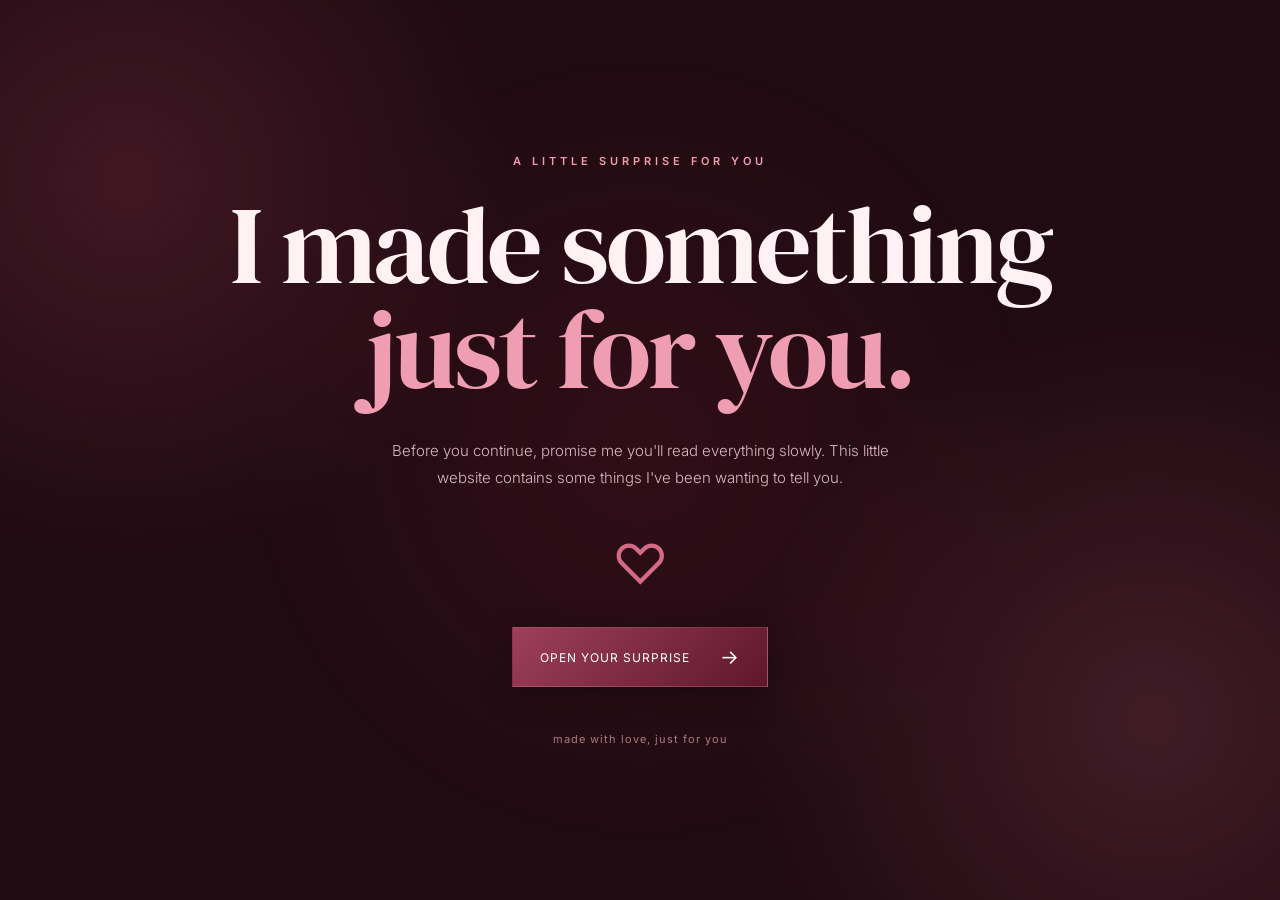
<file: index.html>
<!DOCTYPE html>
<html lang="en">
<head>
    <meta charset="UTF-8">
    <meta name="viewport" content="width=device-width, initial-scale=1.0">
    <title>Barney na blue</title>

    <link rel="preconnect" href="https://fonts.googleapis.com">
    <link rel="preconnect" href="https://fonts.gstatic.com" crossorigin>
    <link href="https://fonts.googleapis.com/css2?family=DM+Serif+Display&family=Inter:wght@300;400;500;600&display=swap" rel="stylesheet">

    <link rel="stylesheet" href="style.css">
</head>

<body class="home-page">

    <div class="floating-hearts"></div>

    <main class="intro">
        <p class="small-text">A LITTLE SURPRISE FOR YOU</p>

        <h1>
            I made something<br>
            <span>just for you.</span>
        </h1>

        <p class="intro-text">
            Before you continue, promise me you'll read everything slowly.
            This little website contains some things I've been wanting to tell you.
        </p>

        <div class="heart-symbol">♡</div>

        <a href="letter.html" class="main-button">
            Open Your Surprise
            <span>→</span>
        </a>

        <p class="bottom-note">made with love, just for you</p>
    </main>

    <script src="script.js"></script>
</body>
</html>
</file>
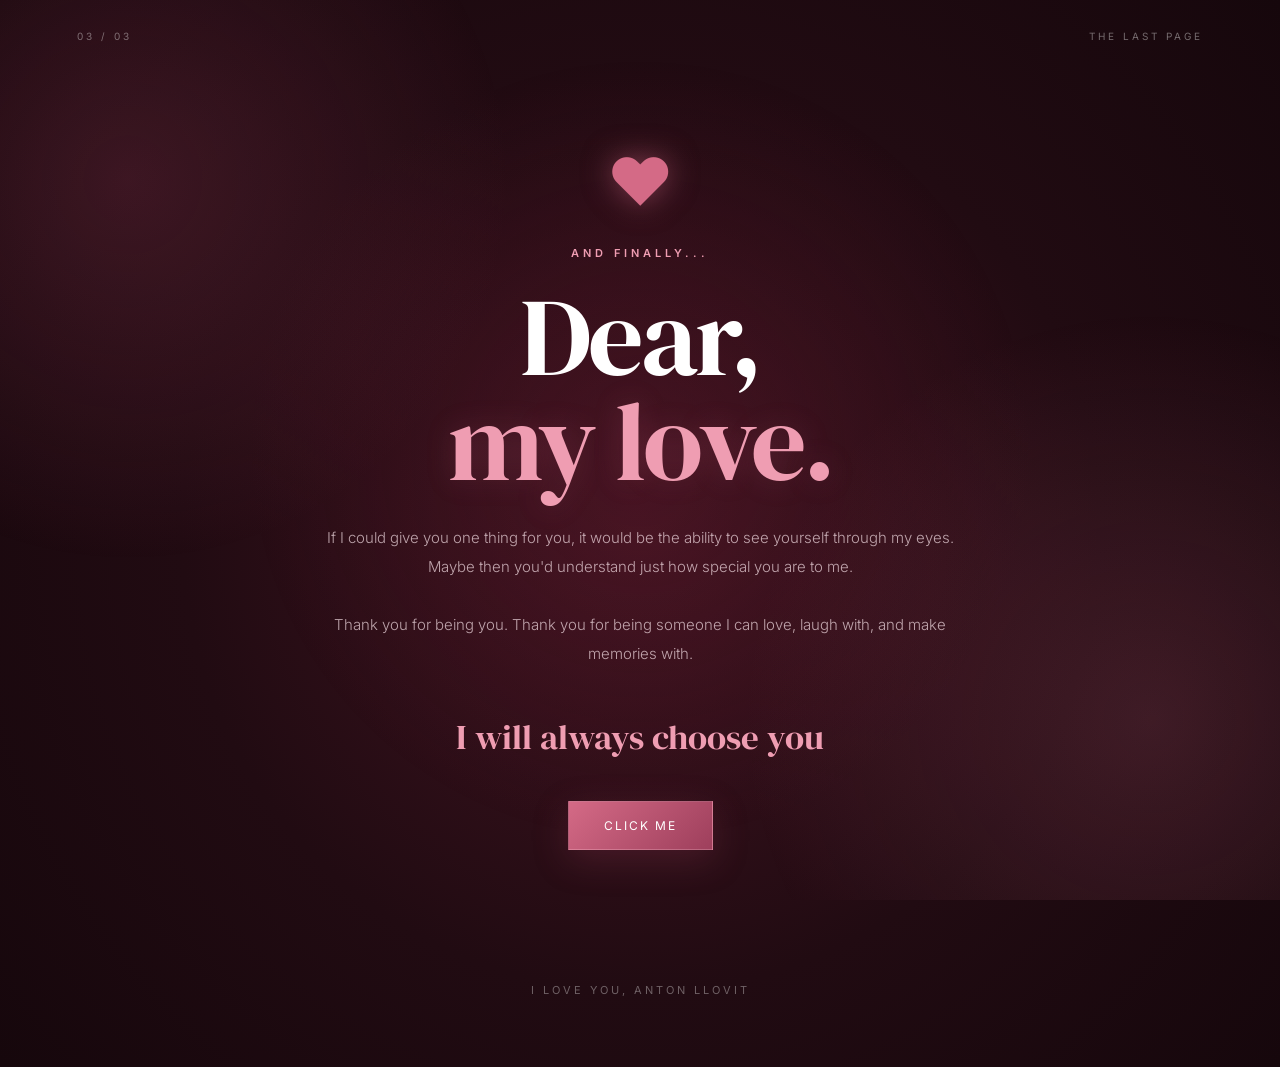
<file: final.html>
<!DOCTYPE html>
<html lang="en">
<head>
    <meta charset="UTF-8">
    <meta name="viewport" content="width=device-width, initial-scale=1.0">

    <title>my baby</title>

    <link rel="preconnect" href="https://fonts.googleapis.com">
    <link rel="preconnect" href="https://fonts.gstatic.com" crossorigin>
    <link href="https://fonts.googleapis.com/css2?family=DM+Serif+Display&family=Inter:wght@300;400;500;600&display=swap" rel="stylesheet">

    <link rel="stylesheet" href="style.css">
</head>

<body class="final-page">

    <div class="floating-hearts"></div>

    <header class="page-header">
        <span>03 / 03</span>
        <span>THE LAST PAGE</span>
    </header>

    <main class="final-content">

        <div class="final-heart">♥</div>

        <p class="small-text">AND FINALLY...</p>

        <h1>
            Dear,<br>
            <span>my love.</span>
        </h1>

        <p class="final-message">
            If I could give you one thing for you,
            it would be the ability to see yourself through my eyes.
            Maybe then you'd understand just how special you are to me.
        </p>

        <p class="final-message">
            Thank you for being you.
            Thank you for being someone I can love,
            laugh with, and make memories with.
        </p>

        <h2 class="choose-you">
            I will always choose you
        </h2>

        <button class="celebrate-button" onclick="celebrate()">
            Click Me 
        </button>

        <div id="love-message" class="hidden-message">
            I love you more than these words can explain
        </div>

        <p class="final-footer">
            I love you, Anton Llovit
        </p>

    </main>

    <script src="script.js"></script>
</body>
</html>
</file>
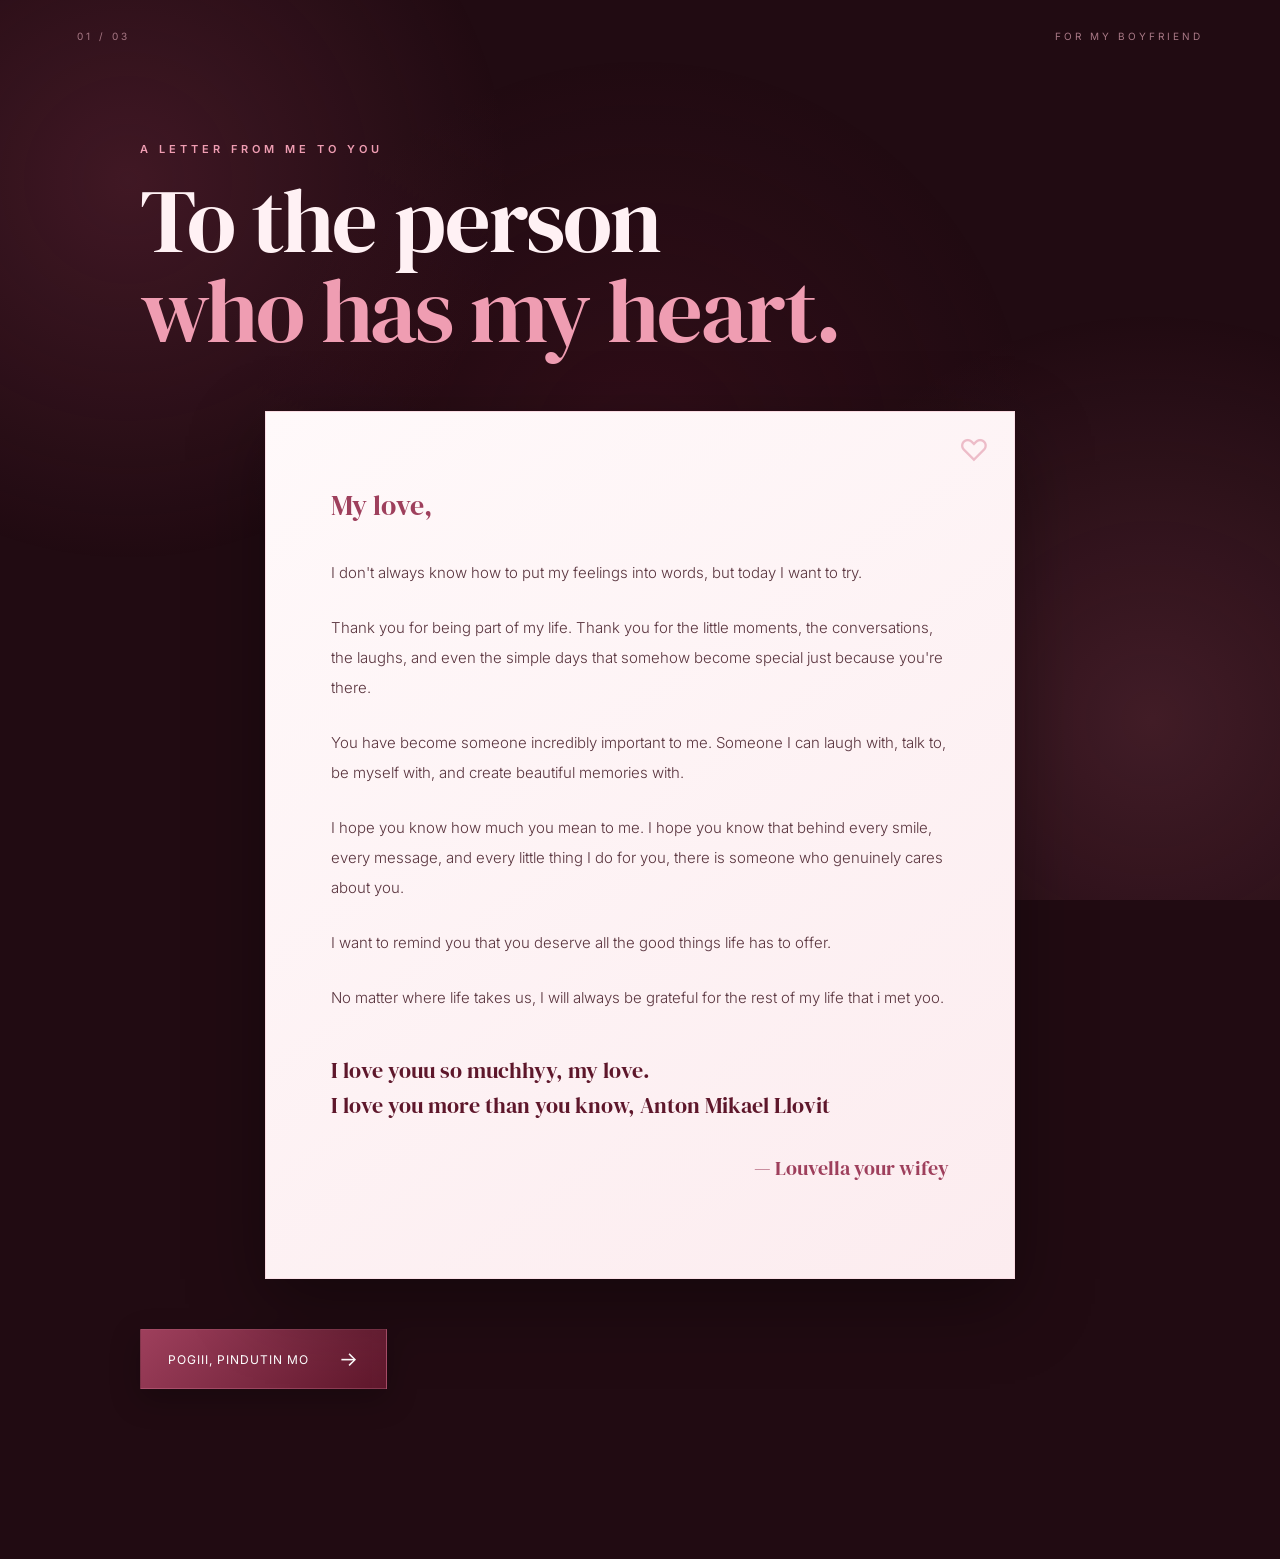
<file: letter.html>
<!DOCTYPE html>
<html lang="en">
<head>
    <meta charset="UTF-8">
    <meta name="viewport" content="width=device-width, initial-scale=1.0">

    <title>A Letter For You ❤️</title>

    <link rel="preconnect" href="https://fonts.googleapis.com">
    <link rel="preconnect" href="https://fonts.gstatic.com" crossorigin>
    <link href="https://fonts.googleapis.com/css2?family=DM+Serif+Display&family=Inter:wght@300;400;500;600&display=swap" rel="stylesheet">

    <link rel="stylesheet" href="style.css">
</head>

<body>

    <div class="floating-hearts"></div>

    <header class="page-header">
        <span>01 / 03</span>
        <span>FOR MY BOYFRIEND</span>
    </header>

    <main class="letter-page">

        <p class="small-text">A LETTER FROM ME TO YOU</p>

        <h1>
            To the person<br>
            <span>who has my heart.</span>
        </h1>

        <div class="letter-card">

            <p class="letter-greeting">
                My love,
            </p>

            <p>
                I don't always know how to put my feelings into words,
                but today I want to try.
            </p>

            <p>
                Thank you for being part of my life. Thank you for the
                little moments, the conversations, the laughs, and even
                the simple days that somehow become special just because
                you're there.
            </p>

            <p>
                You have become someone incredibly important to me.
                Someone I can laugh with, talk to, be myself with,
                and create beautiful memories with.
            </p>

            <p>
                I hope you know how much you mean to me. I hope you know
                that behind every smile, every message, and every little
                thing I do for you, there is someone who genuinely cares
                about you.
            </p>

            <p>
                I want to remind you that you deserve all the good things
                life has to offer.
            </p>

            <p>
                No matter where life takes us, I will always be grateful
                for the rest of my life that i met yoo.
            </p>

            <p class="letter-ending">
                I love youu so muchhyy, my love.<br>
                I love you more than you know, Anton Mikael Llovit
            </p>

            <p class="signature">
                — Louvella your wifey
            </p>

        </div>

        <a href="memories.html" class="next-button">
            POGIII, PINDUTIN MO
            <span>→</span>
        </a>

    </main>

    <script src="script.js"></script>
</body>
</html>
</file>
<file: style.css>
* {
    margin: 0;
    padding: 0;
    box-sizing: border-box;
}

:root {
    --background: #210b12;
    --background-light: #35111c;

    --maroon: #5e172b;
    --dark-maroon: #3d0b1b;

    --dark-pink: #9e3f5c;
    --pink: #d46a86;
    --light-pink: #ef9db2;

    --text: #fff1f4;
    --light-text: #d8b9c1;

    --card: #fff7f8;
    --card-text: #59343e;

    --white: #ffffff;
}

html {
    scroll-behavior: smooth;
}

body {
    min-height: 100vh;
    background: var(--background);
    color: var(--text);
    font-family: "Inter", sans-serif;
    overflow-x: hidden;
}

/* =========================================
   BACKGROUND
========================================= */

body::before {
    content: "";
    position: fixed;
    inset: 0;
    pointer-events: none;

    background:
        radial-gradient(
            circle at 10% 20%,
            rgba(158, 63, 92, 0.25),
            transparent 28%
        ),
        radial-gradient(
            circle at 90% 80%,
            rgba(212, 106, 134, 0.18),
            transparent 30%
        ),
        radial-gradient(
            circle at 50% 50%,
            rgba(94, 23, 43, 0.25),
            transparent 50%
        );

    z-index: -1;
}

h1,
h2 {
    font-family: "DM Serif Display", serif;
    font-weight: 400;
}

/* =========================================
   INTRO PAGE
========================================= */

.intro {
    min-height: 100vh;

    display: flex;
    flex-direction: column;
    justify-content: center;
    align-items: center;

    text-align: center;

    padding: 40px 20px;
}

.small-text {
    font-size: 11px;
    letter-spacing: 4px;

    color: var(--light-pink);

    font-weight: 600;

    margin-bottom: 25px;
}

.intro h1 {
    font-size: clamp(55px, 9vw, 110px);

    line-height: 0.95;

    letter-spacing: -3px;

    color: var(--text);
}

.intro h1 span,
h1 span {
    color: var(--light-pink);
}

.intro-text {
    max-width: 530px;

    margin: 35px auto;

    color: var(--light-text);

    font-size: 15px;

    line-height: 1.8;

    font-weight: 300;
}

.heart-symbol {
    font-size: 55px;

    color: var(--pink);

    margin: 5px 0 30px;

    animation: heartbeat 1.8s infinite;
}

/* =========================================
   BUTTONS
========================================= */

.main-button,
.next-button {
    display: inline-flex;

    align-items: center;

    gap: 30px;

    text-decoration: none;

    color: var(--white);

    background: linear-gradient(
        135deg,
        var(--dark-pink),
        var(--maroon)
    );

    padding: 17px 27px;

    font-size: 12px;

    letter-spacing: 1px;

    text-transform: uppercase;

    border: 1px solid rgba(239, 157, 178, 0.2);

    transition: all 0.3s ease;

    box-shadow:
        0 10px 30px rgba(0, 0, 0, 0.25);
}

.main-button:hover,
.next-button:hover {
    transform: translateY(-4px);

    background: linear-gradient(
        135deg,
        var(--pink),
        var(--dark-pink)
    );

    box-shadow:
        0 15px 40px rgba(158, 63, 92, 0.35);
}

.main-button span,
.next-button span {
    font-size: 20px;
}

.bottom-note {
    margin-top: 45px;

    font-size: 11px;

    color: #a97986;

    letter-spacing: 1px;
}

/* =========================================
   HEADER
========================================= */

.page-header {
    width: 100%;

    padding: 30px 6%;

    display: flex;

    justify-content: space-between;

    color: #a97986;

    font-size: 10px;

    letter-spacing: 3px;
}

/* =========================================
   LETTER PAGE
========================================= */

.letter-page,
.memories-page {
    max-width: 1050px;

    margin: 70px auto;

    padding: 0 25px 100px;
}

.letter-page > .small-text,
.memories-page > .small-text {
    margin-bottom: 20px;
}

.letter-page h1,
.memories-page h1 {
    font-size: clamp(50px, 8vw, 90px);

    line-height: 1;

    letter-spacing: -2px;

    margin-bottom: 55px;

    color: var(--text);
}

/* =========================================
   LETTER CARD
========================================= */

.letter-card {
    max-width: 750px;

    margin: auto;

    background:
        linear-gradient(
            145deg,
            #fff9fa,
            #fcecef
        );

    padding: 65px;

    box-shadow:
        0 25px 70px rgba(0, 0, 0, 0.35);

    border: 1px solid rgba(239, 157, 178, 0.25);

    position: relative;
}

.letter-card::before {
    content: "♡";

    position: absolute;

    top: 20px;
    right: 25px;

    font-size: 30px;

    color: var(--pink);

    opacity: 0.4;
}

.letter-card p {
    font-family: "Inter", sans-serif;

    font-size: 15px;

    line-height: 2;

    color: var(--card-text);

    margin-bottom: 25px;

    font-weight: 300;
}

.letter-card .letter-greeting {
    font-family: "DM Serif Display", serif;

    color: var(--dark-pink);

    font-size: 28px;
}

.letter-ending {
    margin-top: 40px;

    color: var(--maroon) !important;

    font-family: "DM Serif Display", serif !important;

    font-size: 22px !important;

    line-height: 1.6 !important;
}

.signature {
    text-align: right;

    font-family: "DM Serif Display", serif !important;

    font-size: 20px !important;

    color: var(--dark-pink) !important;
}

.next-button {
    margin-top: 50px;
}

/* =========================================
   MEMORIES PAGE
========================================= */

.memory-intro {
    max-width: 550px;

    color: var(--light-text);

    line-height: 1.8;

    margin-top: -25px;

    margin-bottom: 60px;
}

.gallery {
    display: grid;

    grid-template-columns: repeat(3, 1fr);

    gap: 22px;
}

.memory-card {
    background:
        linear-gradient(
            145deg,
            #fff8f9,
            #f7e5e9
        );

    overflow: hidden;

    box-shadow:
        0 20px 50px rgba(0, 0, 0, 0.3);

    border: 1px solid rgba(239, 157, 178, 0.15);

    transition:
        transform 0.4s ease,
        box-shadow 0.4s ease;
}

.memory-card:hover {
    transform: translateY(-10px);

    box-shadow:
        0 25px 60px rgba(158, 63, 92, 0.3);
}

.memory-card img {
    width: 100%;

    height: 390px;

    object-fit: cover;

    display: block;
}

.memory-info {
    padding: 25px;
}

.memory-info span {
    font-size: 10px;

    color: var(--dark-pink);

    letter-spacing: 3px;
}

.memory-info h2 {
    font-size: 28px;

    margin: 10px 0;

    color: var(--maroon);
}

.memory-info p {
    color: #795862;

    font-size: 13px;

    line-height: 1.7;
}

/* =========================================
   FINAL PAGE
========================================= */

.final-page {
    background:
        radial-gradient(
            circle at center,
            #421421 0%,
            #210b12 55%,
            #16070c 100%
        );

    color: white;
}

.final-page .page-header {
    color: rgba(255, 255, 255, 0.4);
}

.final-content {
    min-height: calc(100vh - 80px);

    display: flex;

    flex-direction: column;

    align-items: center;

    justify-content: center;

    text-align: center;

    padding: 70px 25px;
}

.final-heart {
    font-size: 65px;

    color: var(--pink);

    animation: heartbeat 1.8s infinite;

    margin-bottom: 25px;

    text-shadow:
        0 0 30px rgba(212, 106, 134, 0.5);
}

.final-content .small-text {
    color: var(--light-pink);
}

.final-content h1 {
    font-size: clamp(60px, 9vw, 110px);

    line-height: 0.95;

    letter-spacing: -3px;

    color: white;
}

.final-content h1 span {
    color: var(--light-pink);

    text-shadow:
        0 0 30px rgba(212, 106, 134, 0.2);
}

.final-message {
    max-width: 650px;

    color: rgba(255, 235, 240, 0.68);

    font-weight: 300;

    font-size: 15px;

    line-height: 1.9;

    margin-top: 30px;
}

.choose-you {
    margin-top: 45px;

    font-size: 35px;

    color: var(--light-pink);
}

/* =========================================
   CELEBRATE BUTTON
========================================= */

.celebrate-button {
    margin-top: 40px;

    padding: 16px 35px;

    background:
        linear-gradient(
            135deg,
            var(--pink),
            var(--dark-pink)
        );

    border: 1px solid rgba(255, 255, 255, 0.15);

    color: white;

    font-family: "Inter", sans-serif;

    font-size: 12px;

    letter-spacing: 2px;

    text-transform: uppercase;

    cursor: pointer;

    transition: all 0.3s ease;

    box-shadow:
        0 10px 35px rgba(158, 63, 92, 0.25);
}

.celebrate-button:hover {
    transform: scale(1.05);

    box-shadow:
        0 15px 45px rgba(212, 106, 134, 0.4);
}

.hidden-message {
    opacity: 0;

    transform: translateY(20px);

    margin-top: 30px;

    color: var(--light-pink);

    transition: all 0.8s ease;

    font-family: "DM Serif Display", serif;

    font-size: 24px;
}

.hidden-message.show {
    opacity: 1;

    transform: translateY(0);
}

.final-footer {
    margin-top: 70px;

    font-size: 11px;

    letter-spacing: 3px;

    color: rgba(255,255,255,0.35);

    text-transform: uppercase;
}

/* =========================================
   FLOATING HEARTS
========================================= */

.floating-hearts {
    position: fixed;

    inset: 0;

    pointer-events: none;

    overflow: hidden;

    z-index: 10;
}

.heart {
    position: absolute;

    bottom: -30px;

    color: rgba(212, 106, 134, 0.55);

    animation: floatUp linear forwards;

    text-shadow:
        0 0 10px rgba(212, 106, 134, 0.2);
}

@keyframes floatUp {

    from {
        transform:
            translateY(0)
            rotate(0deg);

        opacity: 0;
    }

    15% {
        opacity: 1;
    }

    to {
        transform:
            translateY(-110vh)
            rotate(360deg);

        opacity: 0;
    }
}

/* =========================================
   HEARTBEAT
========================================= */

@keyframes heartbeat {

    0%,
    100% {
        transform: scale(1);
    }

    50% {
        transform: scale(1.15);
    }
}

/* =========================================
   RESPONSIVE
========================================= */

@media (max-width: 800px) {

    .page-header {
        padding: 25px 20px;
    }

    .letter-page,
    .memories-page {
        margin-top: 45px;
    }

    .letter-card {
        padding: 35px 25px;
    }

    .gallery {
        grid-template-columns: 1fr;
    }

    .memory-card img {
        height: 450px;
    }

    .intro h1,
    .letter-page h1,
    .memories-page h1 {
        letter-spacing: -1px;
    }
}

@media (max-width: 500px) {

    .intro {
        padding: 25px;
    }

    .intro h1 {
        font-size: 55px;
    }

    .intro-text {
        font-size: 14px;
    }

    .letter-page h1,
    .memories-page h1 {
        font-size: 50px;
    }

    .memory-card img {
        height: 350px;
    }

    .final-content h1 {
        font-size: 58px;
    }
}
</file>
